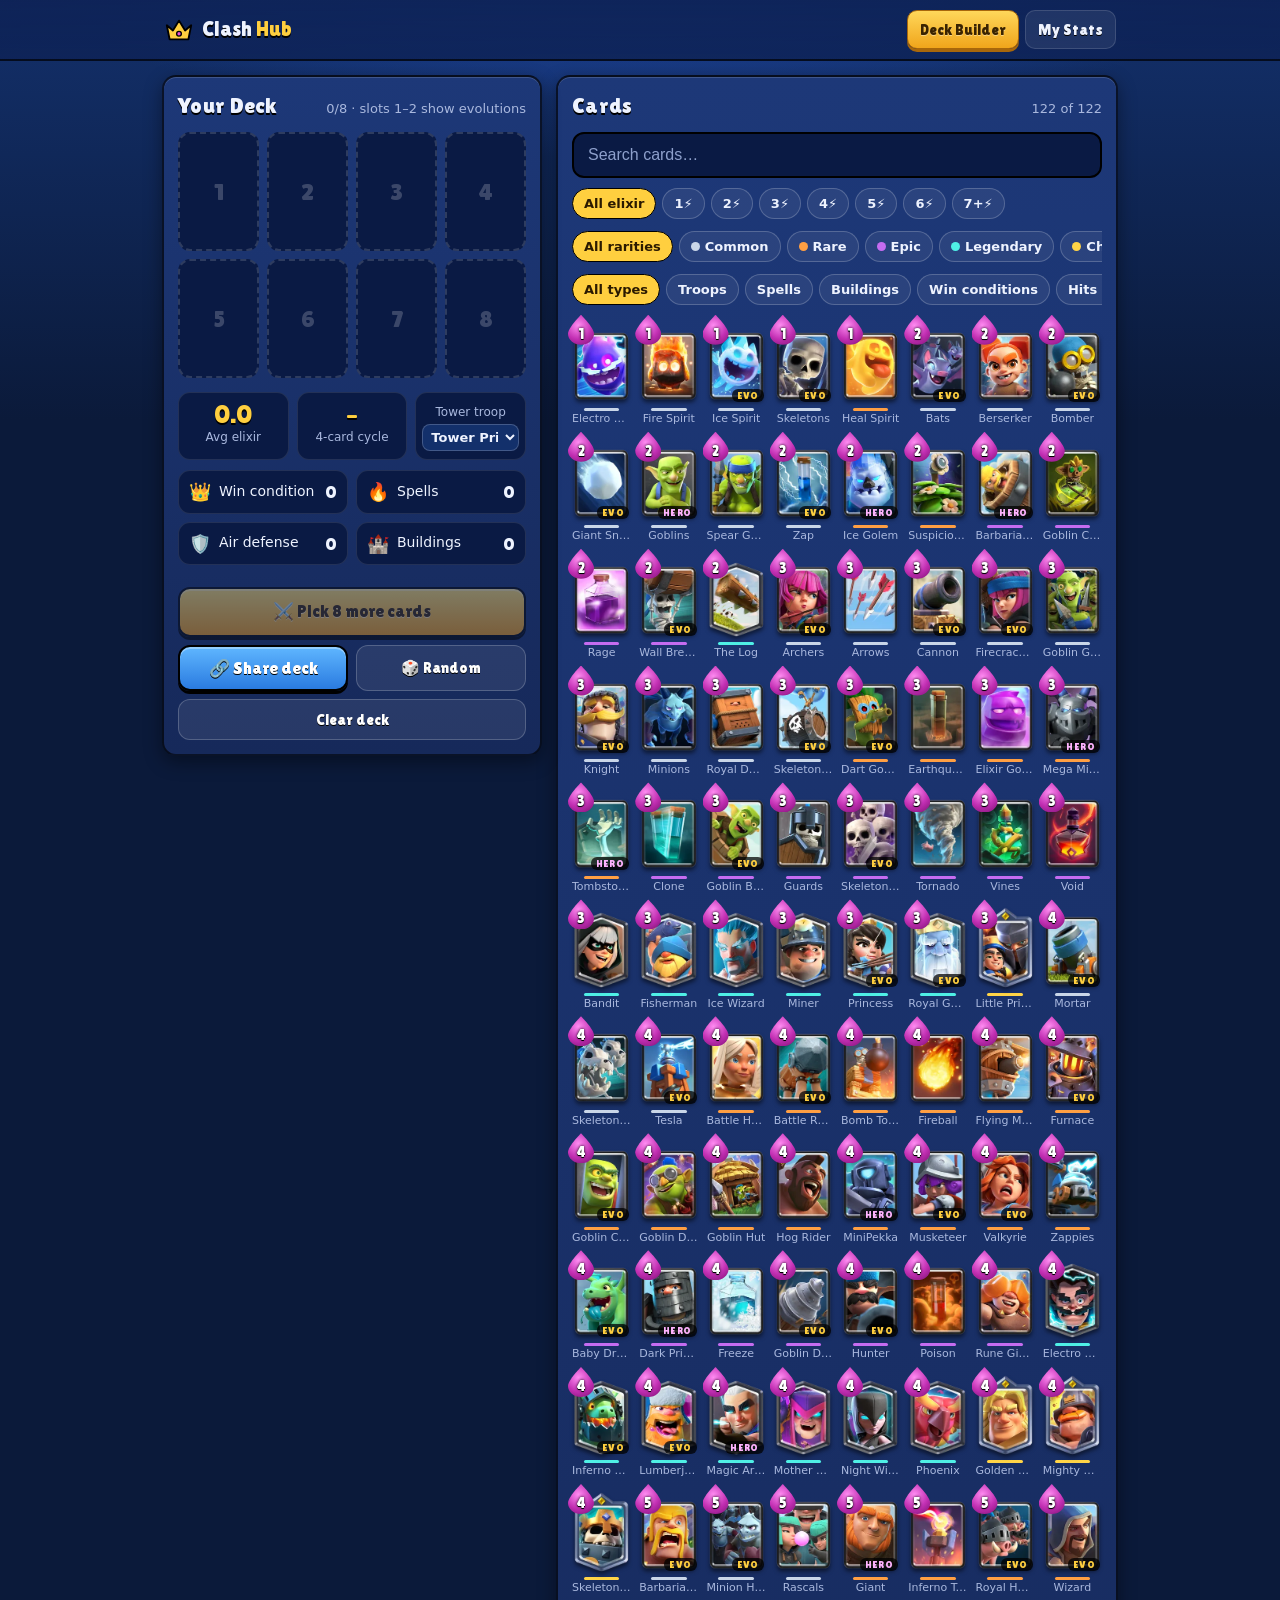
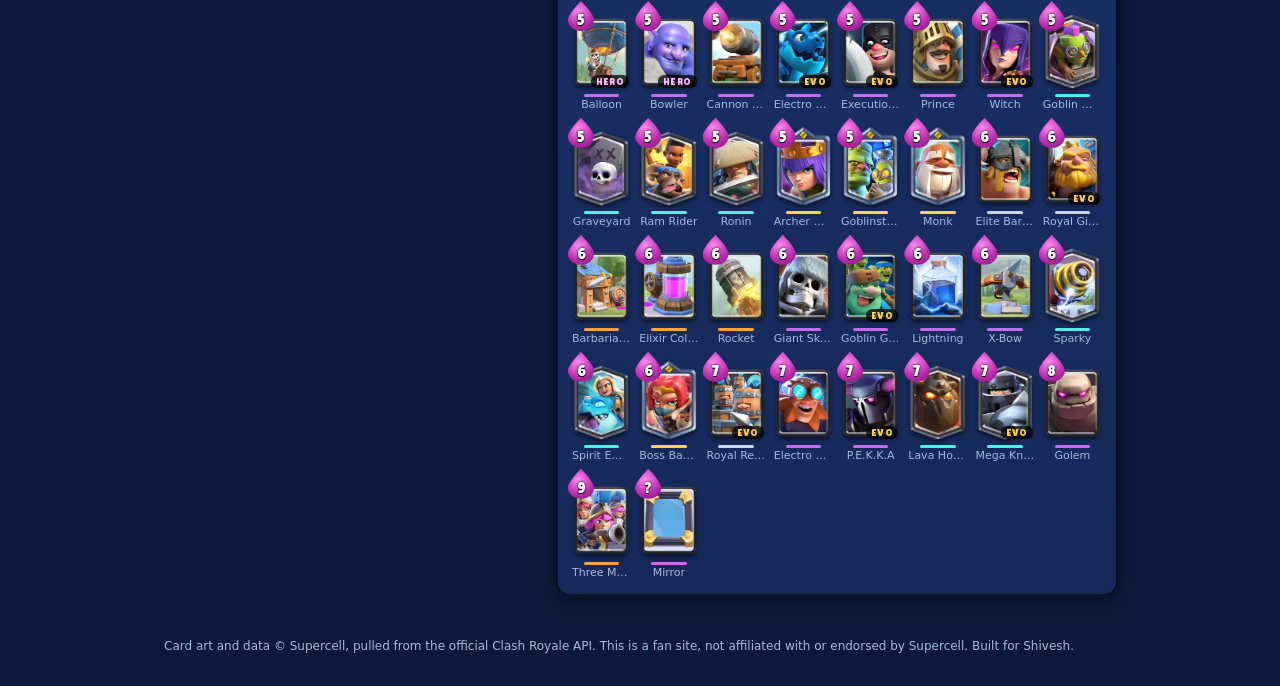
<file: index.html>
<!doctype html>
<html lang="en"><head><meta charset="utf-8">
<meta name="viewport" content="width=device-width, initial-scale=1, viewport-fit=cover">
<meta name="theme-color" content="#0e2357">
<title>Clash Hub · Deck Builder</title>
<meta name="description" content="Build a Clash Royale deck: average elixir, 4-card cycle, deck balance, share link and one-tap copy into the game.">
<meta property="og:title" content="Clash Hub · Deck Builder"><meta property="og:description" content="Build a Clash Royale deck: average elixir, 4-card cycle, deck balance, share link and one-tap copy into the game."><meta property="og:image" content="og.png">
<link rel="icon" href="favicon.svg" type="image/svg+xml">
<link rel="preload" href="fonts/LilitaOne.woff2" as="font" type="font/woff2" crossorigin>
<link rel="stylesheet" href="styles.css">
</head><body><a class="skip" href="#main">Skip to content</a>
<header class="topbar"><div class="topbar-in">
<a class="brand" href="./"><svg class="crown" viewBox="0 0 64 64" aria-hidden="true"><path d="M6 22l13 11 13-21 13 21 13-11-6 30H12z" fill="#ffcf3f" stroke="#000" stroke-width="4" stroke-linejoin="round"/><circle cx="32" cy="40" r="5" fill="#e84cd6" stroke="#000" stroke-width="3"/></svg><span>Clash <b>Hub</b></span></a>
<nav class="tabs" aria-label="Sections">
<a class="tab" href="./" aria-current="page">Deck Builder</a>
<a class="tab" href="stats.html">My Stats</a>
</nav></div></header>
<main id="main">
<div class="layout">
<section class="panel sticky" id="deckPanel" aria-labelledby="deckTitle">
  <div class="panel-h"><h2 id="deckTitle">Your Deck</h2><span class="muted small" id="count">0/8</span></div>
  <div class="deck" id="deck" aria-live="polite"></div>
  <div class="stats">
    <div class="stat"><div class="v" id="avg">0.0</div><div class="l">Avg elixir</div></div>
    <div class="stat"><div class="v" id="cycle">0</div><div class="l">4-card cycle</div></div>
    <div class="stat"><label class="l" for="tower">Tower troop</label><select id="tower"></select></div>
  </div>
  <div class="balance" id="balance"></div>
  <ul class="tips" id="tips"></ul>
  <div class="actions">
    <a class="btn gold wide" id="copyGame" href="#" aria-disabled="true">⚔️ Copy to Clash Royale</a>
    <button class="btn" id="share" type="button">🔗 Share deck</button>
    <button class="btn ghost" id="random" type="button">🎲 Random</button>
    <button class="btn ghost wide" id="clear" type="button">Clear deck</button>
  </div>
</section>
<section class="panel" aria-labelledby="cardsTitle">
  <div class="panel-h"><h2 id="cardsTitle">Cards</h2><span class="muted small" id="shown"></span></div>
  <div class="filters">
    <label class="skip" for="q">Search cards</label>
    <input class="search" id="q" type="search" placeholder="Search cards…" autocomplete="off">
    <div class="chips" id="elixirChips" role="group" aria-label="Filter by elixir"></div>
    <div class="chips" id="rarityChips" role="group" aria-label="Filter by rarity"></div>
    <div class="chips" id="typeChips" role="group" aria-label="Filter by type"></div>
  </div>
  <div class="grid" id="grid"></div>
</section>
</div>
</main>
<div class="dock" id="dock"><div class="dock-in"><div class="mini" id="mini"></div><span class="avg" id="dockAvg">0.0</span><a class="btn gold" href="#deckPanel">Deck</a></div></div>
<div class="toast" id="toast" role="status"></div>
<footer><p>Card art and data © Supercell, pulled from the official Clash Royale API. This is a fan site, not affiliated with or endorsed by Supercell. Built for Shivesh.</p></footer>
<script src="data/cards.js"></script>
<script src="common.js"></script>
<script src="app.js"></script>
</body></html>
</file>
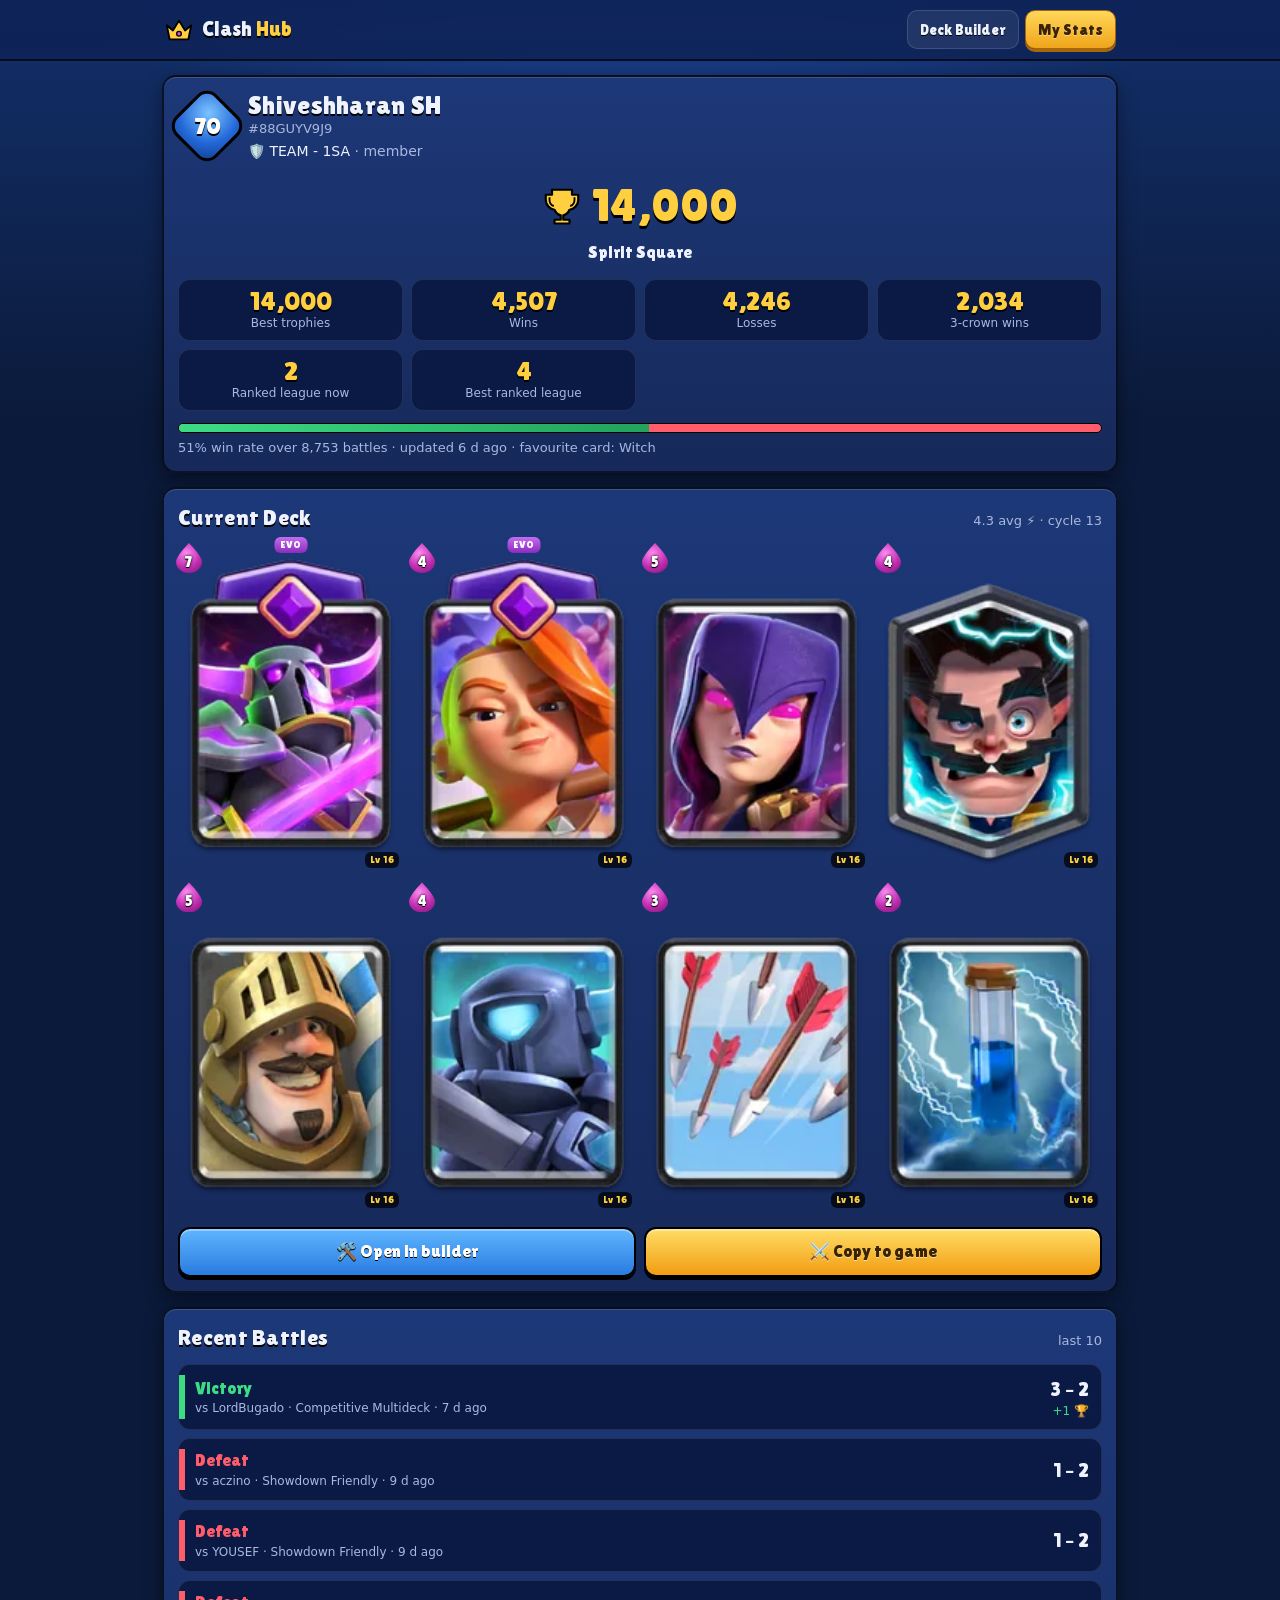
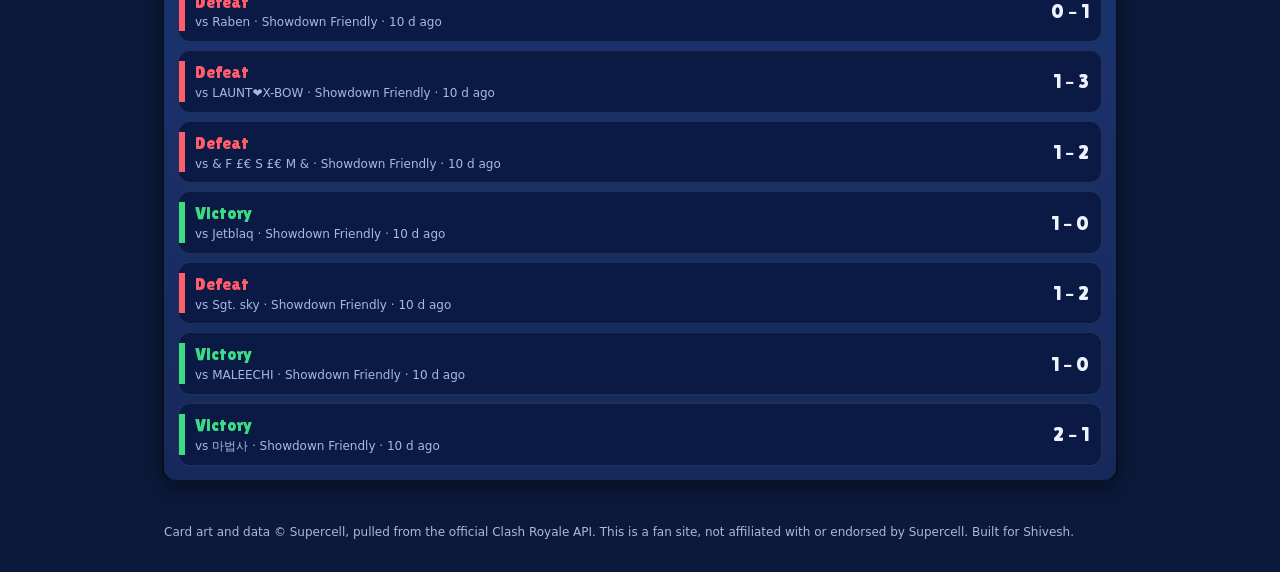
<file: stats.html>
<!doctype html>
<html lang="en"><head><meta charset="utf-8">
<meta name="viewport" content="width=device-width, initial-scale=1, viewport-fit=cover">
<meta name="theme-color" content="#0e2357">
<title>Clash Hub · My Stats</title>
<meta name="description" content="Shivesh’s Clash Royale profile: trophies, arena, wins, current deck and recent battles.">
<meta property="og:title" content="Clash Hub · My Stats"><meta property="og:description" content="Shivesh’s Clash Royale profile: trophies, arena, wins, current deck and recent battles."><meta property="og:image" content="og.png">
<link rel="icon" href="favicon.svg" type="image/svg+xml">
<link rel="preload" href="fonts/LilitaOne.woff2" as="font" type="font/woff2" crossorigin>
<link rel="stylesheet" href="styles.css">
</head><body><a class="skip" href="#main">Skip to content</a>
<header class="topbar"><div class="topbar-in">
<a class="brand" href="./"><svg class="crown" viewBox="0 0 64 64" aria-hidden="true"><path d="M6 22l13 11 13-21 13 21 13-11-6 30H12z" fill="#ffcf3f" stroke="#000" stroke-width="4" stroke-linejoin="round"/><circle cx="32" cy="40" r="5" fill="#e84cd6" stroke="#000" stroke-width="3"/></svg><span>Clash <b>Hub</b></span></a>
<nav class="tabs" aria-label="Sections">
<a class="tab" href="./">Deck Builder</a>
<a class="tab" href="stats.html" aria-current="page">My Stats</a>
</nav></div></header>
<main id="main">
<div id="statsRoot"><section class="panel"><p class="empty">Loading stats…</p></section></div>
</main>
<div class="toast" id="toast" role="status"></div>
<footer><p>Card art and data © Supercell, pulled from the official Clash Royale API. This is a fan site, not affiliated with or endorsed by Supercell. Built for Shivesh.</p></footer>
<script src="data/cards.js"></script>
<script src="data/player.js"></script>
<script src="common.js"></script>
<script src="stats.js"></script>
</body></html>
</file>
<file: styles.css>
@font-face{font-family:"Lilita One";src:url("fonts/LilitaOne.woff2") format("woff2");font-display:swap}
:root{--bg1:#0b1a3a;--bg2:#13306b;--panel:#16295a;--panel2:#1d3878;--edge:#2c4c96;--gold:#ffcf3f;--gold2:#f39c12;--text:#eef3ff;--muted:#a9b8de;--blue:#3fa3ff;--pink:#e84cd6;--green:#3ddc84;--red:#ff5c6c;
--common:#c9d6e8;--rare:#ff9f43;--epic:#c56cf0;--legendary:#4ff0e6;--champion:#ffd447;--r:14px}
*{box-sizing:border-box}
html{-webkit-text-size-adjust:100%}
body{margin:0;min-height:100vh;color:var(--text);font:15px/1.4 system-ui,-apple-system,"Segoe UI",Roboto,sans-serif;background:radial-gradient(1200px 600px at 50% -200px,#2a5bd0 0%,transparent 60%),linear-gradient(180deg,var(--bg2),var(--bg1) 420px) fixed;background-color:var(--bg1)}
h1,h2,h3,.display{font-family:"Lilita One",system-ui,sans-serif;font-weight:400;letter-spacing:.3px;margin:0}
a{color:var(--gold)}
:focus-visible{outline:3px solid var(--gold);outline-offset:2px;border-radius:8px}
.skip{position:absolute;left:-999px}.skip:focus{left:8px;top:8px;z-index:50;background:var(--gold);color:#222;padding:8px 12px}
.topbar{position:sticky;top:0;z-index:20;background:linear-gradient(180deg,#0e2357f2,#0e2357e0);backdrop-filter:blur(8px);-webkit-backdrop-filter:blur(8px);border-bottom:2px solid #000a}
.topbar-in{max-width:980px;margin:0 auto;display:flex;align-items:center;gap:10px;padding:10px 14px}
.brand{display:flex;align-items:center;gap:8px;text-decoration:none;color:var(--text);margin-right:auto}
.brand .crown{width:30px;height:30px}
.brand span{font-family:"Lilita One";font-size:21px;text-shadow:0 2px 0 #000}
.brand b{color:var(--gold);font-weight:400}
.tabs{display:flex;gap:6px}
.tab{font-family:"Lilita One";font-size:15px;text-decoration:none;color:var(--text);padding:8px 12px;border-radius:10px;background:#ffffff14;border:1px solid #ffffff22;text-shadow:0 1px 0 #000}
.tab[aria-current="page"]{background:linear-gradient(180deg,#ffd75a,#f0a51b);color:#3a2300;text-shadow:0 1px 0 #fff6;border-color:#a8670b;box-shadow:0 3px 0 #a8670b}
main{max-width:980px;margin:0 auto;padding:14px 12px 110px}
.panel{background:linear-gradient(180deg,var(--panel2),var(--panel));border:2px solid #000a;box-shadow:inset 0 1px 0 #ffffff26,0 6px 18px #0006;border-radius:var(--r);padding:14px}
.panel+.panel{margin-top:14px}
.panel-h{display:flex;align-items:baseline;justify-content:space-between;gap:8px;margin-bottom:10px}
.panel-h h2{font-size:22px;text-shadow:0 2px 0 #000}
.muted{color:var(--muted)}
.small{font-size:13px}
/* card art */
.card{position:relative;display:block;width:100%;aspect-ratio:150/221;border-radius:10px;padding:0;border:0;background:none;cursor:pointer;color:inherit;-webkit-tap-highlight-color:transparent}
.card img{width:100%;height:100%;object-fit:contain;display:block;filter:drop-shadow(0 3px 2px #0008)}
.elixir{position:absolute;left:-4px;top:-4px;width:26px;height:30px;display:grid;place-items:center;font-family:"Lilita One";font-size:15px;color:#fff;text-shadow:0 1px 0 #000,0 0 3px #000;background:radial-gradient(circle at 40% 35%,#ff8cf2,#c22fb3 55%,#7b1173);clip-path:path("M13 0 C13 0 26 13 26 19 A13 11 0 0 1 0 19 C0 13 13 0 13 0Z");padding-top:7px}
.badge{position:absolute;right:2px;bottom:4px;font-family:"Lilita One";font-size:10px;padding:1px 5px;border-radius:6px;background:#000b;color:var(--gold);letter-spacing:.4px}
.badge.hero{color:#ffb3ff}
/* deck */
.deck{display:grid;grid-template-columns:repeat(4,minmax(0,1fr));gap:8px}
.slot{position:relative;border-radius:12px;background:#0a1a44;border:2px dashed #ffffff26;aspect-ratio:150/221;display:grid;place-items:center}
.slot.filled{border:2px solid transparent;background:none}
.slot .num{font-family:"Lilita One";color:#ffffff33;font-size:24px}
.slot .tag{position:absolute;top:-9px;left:50%;transform:translateX(-50%);font-family:"Lilita One";font-size:10px;background:linear-gradient(180deg,#c56cf0,#8a2bbf);color:#fff;padding:1px 6px;border-radius:6px;white-space:nowrap;z-index:2}
.slot .x{position:absolute;right:-5px;top:-5px;width:24px;height:24px;border-radius:50%;background:var(--red);color:#fff;border:2px solid #000;font:700 14px/1 system-ui;display:grid;place-items:center;z-index:3;cursor:pointer;padding:0}
.stats{display:grid;grid-template-columns:repeat(3,1fr);gap:8px;margin-top:14px}
.stat{background:#0a1a44;border-radius:12px;padding:8px 6px;text-align:center;border:1px solid #ffffff1a}
.stat .v{font-family:"Lilita One";font-size:26px;line-height:1.05;color:var(--gold);text-shadow:0 2px 0 #000}
.stat .l{font-size:12px;color:var(--muted)}
.stat select{width:100%;margin-top:2px;background:#13306b;color:var(--text);border:1px solid #ffffff33;border-radius:8px;padding:4px;font:600 13px system-ui}
.balance{display:grid;grid-template-columns:repeat(2,1fr);gap:8px;margin-top:10px}
.bal{display:flex;align-items:center;gap:8px;background:#0a1a44;border-radius:12px;padding:8px 10px;border:1px solid #ffffff1a;font-size:14px}
.bal .ic{font-size:18px}
.bal .n{margin-left:auto;font-family:"Lilita One";font-size:18px}
.bal.ok{border-color:#3ddc8466}.bal.ok .n{color:var(--green)}
.bal.warn{border-color:#ff5c6c66}.bal.warn .n{color:var(--red)}
.tips{margin:10px 0 0;padding:0;list-style:none;display:grid;gap:6px}
.tips li{font-size:13px;background:#ff5c6c1f;border:1px solid #ff5c6c55;padding:7px 10px;border-radius:10px}
.tips li.good{background:#3ddc841a;border-color:#3ddc8455}
.actions{display:grid;grid-template-columns:1fr 1fr;gap:8px;margin-top:12px}
.btn{font-family:"Lilita One";font-size:17px;border-radius:12px;padding:11px 10px;border:2px solid #000;cursor:pointer;text-align:center;text-decoration:none;display:flex;align-items:center;justify-content:center;gap:6px;color:#fff;text-shadow:0 1px 0 #000;background:linear-gradient(180deg,#5fb6ff,#2a7be0);box-shadow:inset 0 2px 0 #ffffff55,0 3px 0 #000}
.btn:active{transform:translateY(2px);box-shadow:inset 0 2px 0 #ffffff55,0 1px 0 #000}
.btn.gold{background:linear-gradient(180deg,#ffdd66,#f29d12);color:#3a2300;text-shadow:0 1px 0 #fff8}
.btn.ghost{background:#ffffff14;box-shadow:none;border:1px solid #ffffff33;font-size:15px}
.btn.wide{grid-column:1/-1}
.btn[aria-disabled="true"]{opacity:.45;pointer-events:none}
/* filters */
.filters{display:grid;gap:10px;margin-bottom:12px}
.search{width:100%;padding:12px 14px;border-radius:12px;border:2px solid #000;background:#0a1a44;color:var(--text);font-size:16px}
.search::placeholder{color:#8ea0cc}
.chips{display:flex;gap:6px;overflow-x:auto;padding-bottom:2px;scrollbar-width:none}
.chips::-webkit-scrollbar{display:none}
.chip{flex:0 0 auto;font:600 13px system-ui;padding:7px 11px;border-radius:999px;border:1px solid #ffffff33;background:#ffffff10;color:var(--text);cursor:pointer}
.chip[aria-pressed="true"]{background:var(--gold);color:#2b1a00;border-color:#000}
.chip .dot{display:inline-block;width:9px;height:9px;border-radius:50%;margin-right:5px;vertical-align:0}
.grid{display:grid;grid-template-columns:repeat(4,minmax(0,1fr));gap:10px 8px}
@media(min-width:600px){.grid{grid-template-columns:repeat(6,minmax(0,1fr))}}
@media(min-width:860px){.grid{grid-template-columns:repeat(8,minmax(0,1fr))}.layout{display:grid;grid-template-columns:380px 1fr;gap:14px;align-items:start}.layout .panel+.panel{margin-top:0}.sticky{position:sticky;top:70px}}
.pick{min-width:0;display:flex;flex-direction:column;align-items:center;gap:2px}
.pick .name{font-size:11px;text-align:center;line-height:1.15;color:var(--muted);max-width:100%;overflow:hidden;text-overflow:ellipsis;white-space:nowrap}
.pick .card[aria-pressed="true"] img{opacity:.35;filter:grayscale(.6)}
.pick .card[aria-pressed="true"]::after{content:"✓";position:absolute;inset:0;display:grid;place-items:center;font:900 34px system-ui;color:var(--green);text-shadow:0 2px 0 #000}
.r-common{--rc:var(--common)}.r-rare{--rc:var(--rare)}.r-epic{--rc:var(--epic)}.r-legendary{--rc:var(--legendary)}.r-champion{--rc:var(--champion)}
.pick .rbar{width:60%;height:3px;border-radius:2px;background:var(--rc)}
.empty{padding:24px;text-align:center;color:var(--muted)}
.dock{position:fixed;left:0;right:0;bottom:0;z-index:30;padding:10px 12px calc(10px + env(safe-area-inset-bottom));background:linear-gradient(180deg,#0e2357e8,#091735);border-top:2px solid #000;backdrop-filter:blur(6px);-webkit-backdrop-filter:blur(6px)}
.dock-in{max-width:980px;margin:0 auto;display:flex;align-items:center;gap:8px}
.mini{display:flex;gap:3px;flex:1;min-width:0}
.mini img,.mini i{width:calc((100% - 21px)/8);max-width:36px;aspect-ratio:150/221;border-radius:4px;object-fit:contain;background:#ffffff10}
.dock .avg{font-family:"Lilita One";font-size:18px;color:var(--gold);white-space:nowrap}
.dock .btn{padding:8px 12px;font-size:15px}
@media(min-width:860px){.dock{display:none}main{padding-bottom:30px}}
.toast{position:fixed;left:50%;bottom:90px;transform:translateX(-50%) translateY(20px);opacity:0;background:#000d;color:#fff;padding:10px 16px;border-radius:12px;font-weight:600;transition:.2s;z-index:60;pointer-events:none}
.toast.show{opacity:1;transform:translateX(-50%) translateY(0)}
footer{max-width:980px;margin:0 auto;padding:0 14px 20px;font-size:12px;color:var(--muted)}
/* stats page */
.hero-card{display:grid;grid-template-columns:auto 1fr;gap:12px;align-items:center}
.lvl{width:58px;height:58px;display:grid;place-items:center;font-family:"Lilita One";font-size:24px;color:#fff;text-shadow:0 2px 0 #000;background:radial-gradient(circle at 35% 30%,#7cc4ff,#2368d8 60%,#123f8f);border:3px solid #000;border-radius:14px;transform:rotate(45deg)}
.lvl span{transform:rotate(-45deg)}
.pname{font-size:26px;text-shadow:0 2px 0 #000;line-height:1.1;word-break:break-word}
.ptag{color:var(--muted);font-size:13px}
.clanline{margin-top:4px;font-size:14px}
.trophybig{display:flex;align-items:center;justify-content:center;gap:10px;margin:14px 0 4px;font-family:"Lilita One";font-size:44px;color:var(--gold);text-shadow:0 3px 0 #000}
.trophybig svg{width:40px;height:40px}
.arena{text-align:center;font-family:"Lilita One";font-size:17px;color:var(--text)}
.kv{display:grid;grid-template-columns:repeat(2,1fr);gap:8px;margin-top:14px}
@media(min-width:600px){.kv{grid-template-columns:repeat(4,1fr)}}
.wr{height:10px;border-radius:6px;background:var(--red);overflow:hidden;margin-top:12px;border:1px solid #000}
.wr i{display:block;height:100%;background:linear-gradient(90deg,#3ddc84,#21a35c)}
.battles{list-style:none;margin:0;padding:0;display:grid;gap:8px}
.battle{display:grid;grid-template-columns:6px 1fr auto;gap:10px;align-items:center;background:#0a1a44;border-radius:12px;padding:10px 12px 10px 0;border:1px solid #ffffff1a;overflow:hidden}
.battle .bar{align-self:stretch;background:var(--muted)}
.battle.win .bar{background:var(--green)}.battle.loss .bar{background:var(--red)}
.battle .res{font-family:"Lilita One";font-size:17px}
.battle.win .res{color:var(--green)}.battle.loss .res{color:var(--red)}
.battle .meta{font-size:12px;color:var(--muted)}
.battle .crowns{font-family:"Lilita One";font-size:20px;text-align:right;white-space:nowrap}
.battle .delta{font-size:12px;text-align:right}
.notice{border:2px dashed var(--gold);background:#ffcf3f14;border-radius:14px;padding:14px}
.notice h2{font-size:20px;color:var(--gold);margin-bottom:6px}
.notice ol{padding-left:20px;margin:8px 0}
.notice li{margin:4px 0}
code{background:#0006;padding:1px 6px;border-radius:6px;font-size:13px}
</file>
